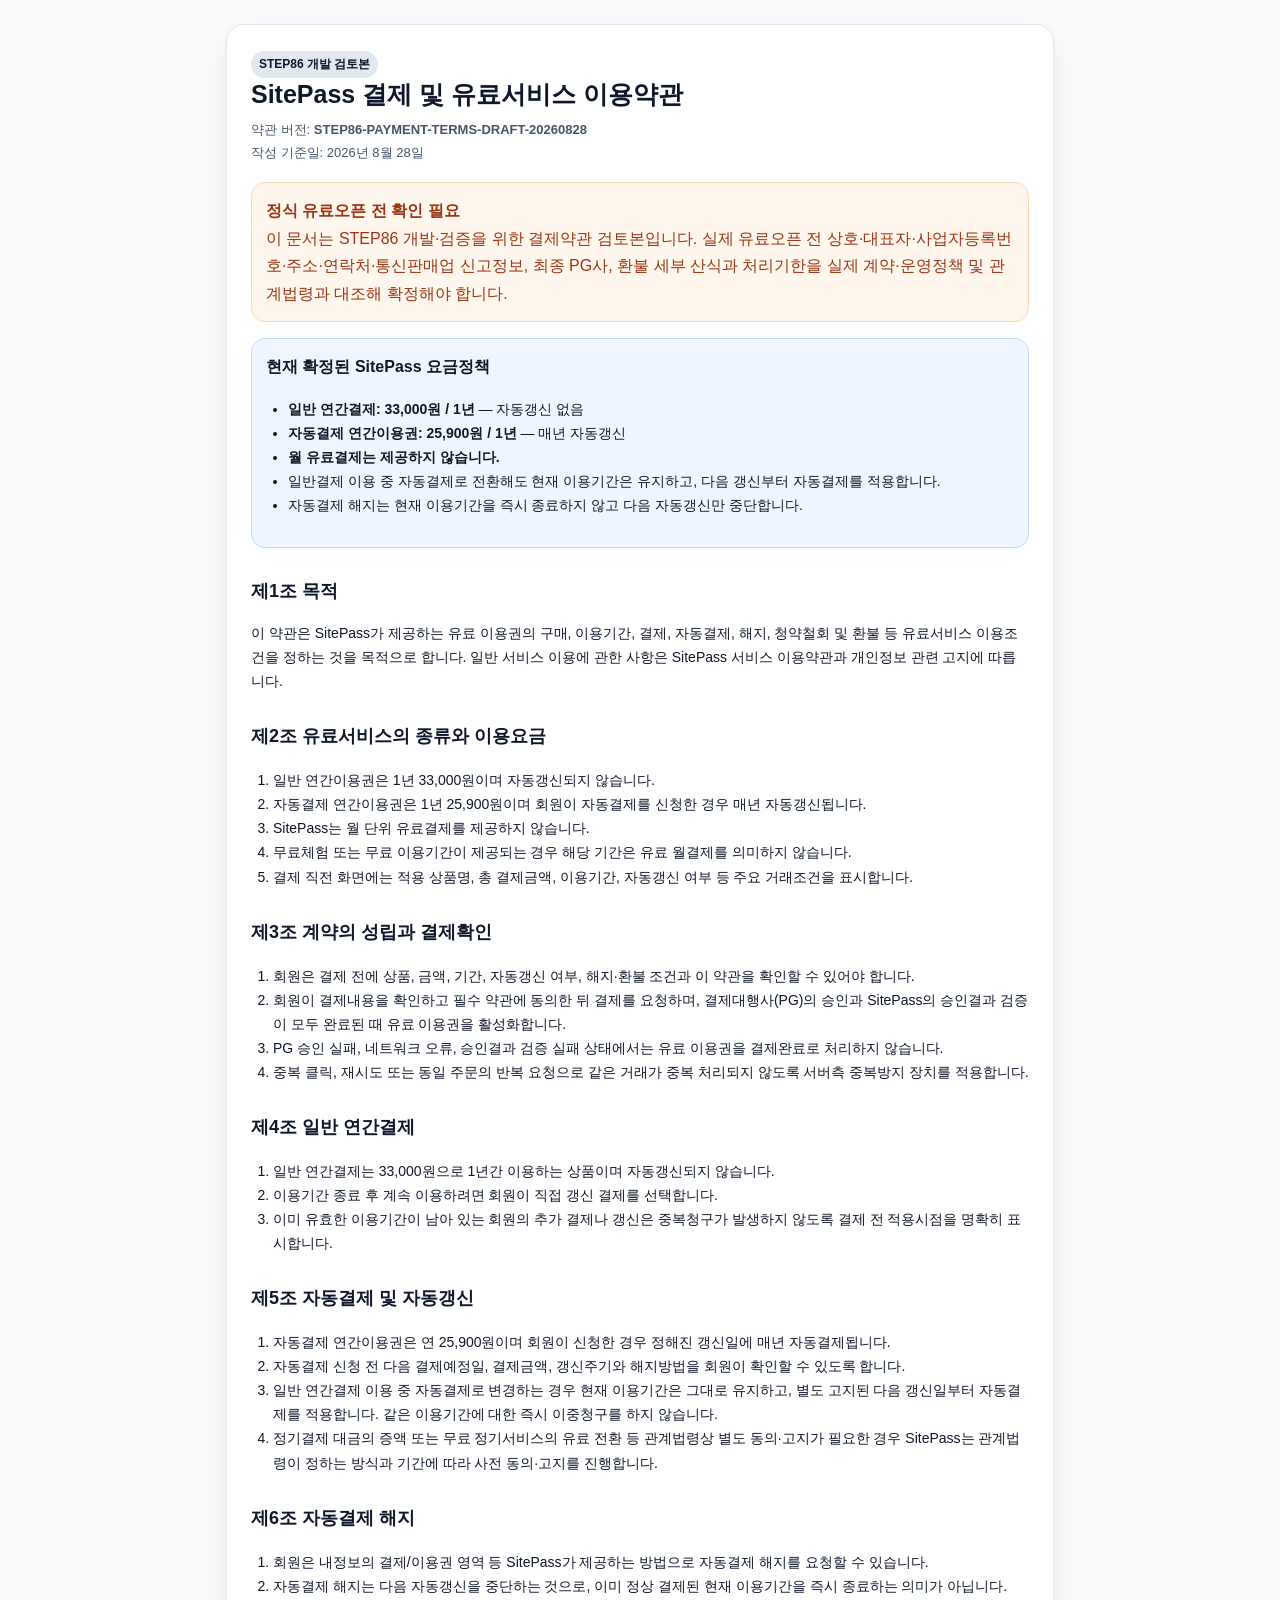
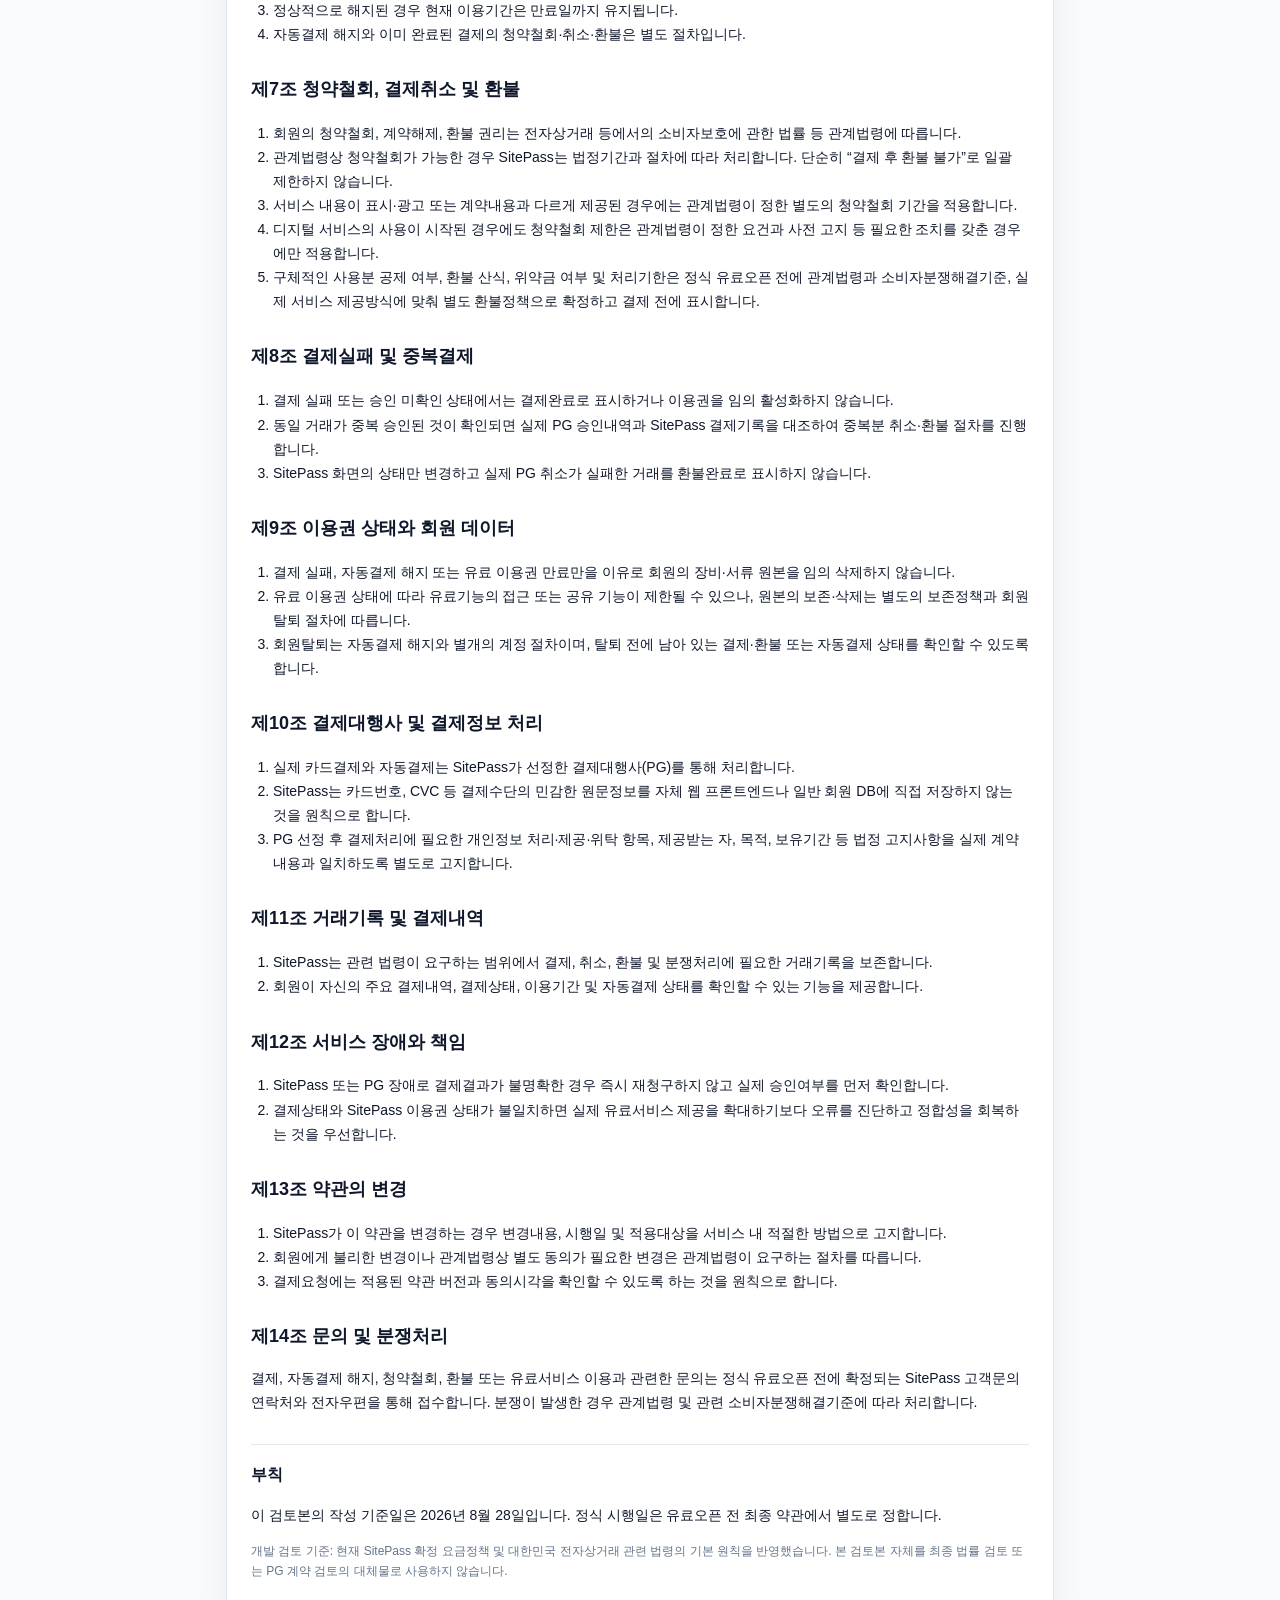
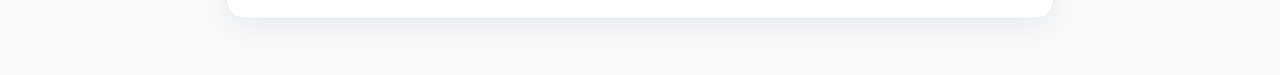
<file: terms/payment-service.html>
<!doctype html>
<html lang="ko">
<head>
  <meta charset="utf-8" />
  <meta name="viewport" content="width=device-width,initial-scale=1" />
  <title>SitePass 결제 및 유료서비스 이용약관</title>
  <style>
    :root{color-scheme:light}
    *{box-sizing:border-box}
    body{margin:0;background:#f8fafc;color:#0f172a;font-family:-apple-system,BlinkMacSystemFont,"Segoe UI","Noto Sans KR",Arial,sans-serif;line-height:1.72}
    main{width:min(860px,100%);margin:0 auto;padding:24px 16px 56px}
    .sheet{background:#fff;border:1px solid #e2e8f0;border-radius:18px;padding:24px;box-shadow:0 10px 30px rgba(15,23,42,.06)}
    h1{font-size:25px;line-height:1.35;margin:0 0 8px}
    h2{font-size:18px;margin:28px 0 8px}
    h3{font-size:15px;margin:18px 0 6px}
    p,li{font-size:14px}
    ul,ol{padding-left:22px}
    .meta{font-size:13px;color:#475569;margin-bottom:18px}
    .warn{background:#fff7ed;border:1px solid #fed7aa;color:#9a3412;border-radius:14px;padding:14px;margin:16px 0}
    .summary{background:#eff6ff;border:1px solid #bfdbfe;border-radius:14px;padding:14px}
    .price{font-weight:800}
    .small{font-size:12px;color:#64748b}
    .footer{margin-top:30px;border-top:1px solid #e2e8f0;padding-top:16px}
    .tag{display:inline-block;padding:3px 8px;border-radius:999px;background:#e2e8f0;font-size:12px;font-weight:700}
  </style>
</head>
<body>
<main>
  <article class="sheet">
    <span class="tag">STEP86 개발 검토본</span>
    <h1>SitePass 결제 및 유료서비스 이용약관</h1>
    <div class="meta">
      약관 버전: <b>STEP86-PAYMENT-TERMS-DRAFT-20260828</b><br>
      작성 기준일: 2026년 8월 28일
    </div>

    <div class="warn">
      <b>정식 유료오픈 전 확인 필요</b><br>
      이 문서는 STEP86 개발·검증을 위한 결제약관 검토본입니다.
      실제 유료오픈 전 상호·대표자·사업자등록번호·주소·연락처·통신판매업 신고정보,
      최종 PG사, 환불 세부 산식과 처리기한을 실제 계약·운영정책 및 관계법령과 대조해 확정해야 합니다.
    </div>

    <div class="summary">
      <b>현재 확정된 SitePass 요금정책</b>
      <ul>
        <li><span class="price">일반 연간결제: 33,000원 / 1년</span> — 자동갱신 없음</li>
        <li><span class="price">자동결제 연간이용권: 25,900원 / 1년</span> — 매년 자동갱신</li>
        <li><b>월 유료결제는 제공하지 않습니다.</b></li>
        <li>일반결제 이용 중 자동결제로 전환해도 현재 이용기간은 유지하고, 다음 갱신부터 자동결제를 적용합니다.</li>
        <li>자동결제 해지는 현재 이용기간을 즉시 종료하지 않고 다음 자동갱신만 중단합니다.</li>
      </ul>
    </div>

    <h2>제1조 목적</h2>
    <p>
      이 약관은 SitePass가 제공하는 유료 이용권의 구매, 이용기간, 결제, 자동결제,
      해지, 청약철회 및 환불 등 유료서비스 이용조건을 정하는 것을 목적으로 합니다.
      일반 서비스 이용에 관한 사항은 SitePass 서비스 이용약관과 개인정보 관련 고지에 따릅니다.
    </p>

    <h2>제2조 유료서비스의 종류와 이용요금</h2>
    <ol>
      <li>일반 연간이용권은 1년 33,000원이며 자동갱신되지 않습니다.</li>
      <li>자동결제 연간이용권은 1년 25,900원이며 회원이 자동결제를 신청한 경우 매년 자동갱신됩니다.</li>
      <li>SitePass는 월 단위 유료결제를 제공하지 않습니다.</li>
      <li>무료체험 또는 무료 이용기간이 제공되는 경우 해당 기간은 유료 월결제를 의미하지 않습니다.</li>
      <li>결제 직전 화면에는 적용 상품명, 총 결제금액, 이용기간, 자동갱신 여부 등 주요 거래조건을 표시합니다.</li>
    </ol>

    <h2>제3조 계약의 성립과 결제확인</h2>
    <ol>
      <li>회원은 결제 전에 상품, 금액, 기간, 자동갱신 여부, 해지·환불 조건과 이 약관을 확인할 수 있어야 합니다.</li>
      <li>회원이 결제내용을 확인하고 필수 약관에 동의한 뒤 결제를 요청하며, 결제대행사(PG)의 승인과 SitePass의 승인결과 검증이 모두 완료된 때 유료 이용권을 활성화합니다.</li>
      <li>PG 승인 실패, 네트워크 오류, 승인결과 검증 실패 상태에서는 유료 이용권을 결제완료로 처리하지 않습니다.</li>
      <li>중복 클릭, 재시도 또는 동일 주문의 반복 요청으로 같은 거래가 중복 처리되지 않도록 서버측 중복방지 장치를 적용합니다.</li>
    </ol>

    <h2>제4조 일반 연간결제</h2>
    <ol>
      <li>일반 연간결제는 33,000원으로 1년간 이용하는 상품이며 자동갱신되지 않습니다.</li>
      <li>이용기간 종료 후 계속 이용하려면 회원이 직접 갱신 결제를 선택합니다.</li>
      <li>이미 유효한 이용기간이 남아 있는 회원의 추가 결제나 갱신은 중복청구가 발생하지 않도록 결제 전 적용시점을 명확히 표시합니다.</li>
    </ol>

    <h2>제5조 자동결제 및 자동갱신</h2>
    <ol>
      <li>자동결제 연간이용권은 연 25,900원이며 회원이 신청한 경우 정해진 갱신일에 매년 자동결제됩니다.</li>
      <li>자동결제 신청 전 다음 결제예정일, 결제금액, 갱신주기와 해지방법을 회원이 확인할 수 있도록 합니다.</li>
      <li>일반 연간결제 이용 중 자동결제로 변경하는 경우 현재 이용기간은 그대로 유지하고, 별도 고지된 다음 갱신일부터 자동결제를 적용합니다. 같은 이용기간에 대한 즉시 이중청구를 하지 않습니다.</li>
      <li>정기결제 대금의 증액 또는 무료 정기서비스의 유료 전환 등 관계법령상 별도 동의·고지가 필요한 경우 SitePass는 관계법령이 정하는 방식과 기간에 따라 사전 동의·고지를 진행합니다.</li>
    </ol>

    <h2>제6조 자동결제 해지</h2>
    <ol>
      <li>회원은 내정보의 결제/이용권 영역 등 SitePass가 제공하는 방법으로 자동결제 해지를 요청할 수 있습니다.</li>
      <li>자동결제 해지는 다음 자동갱신을 중단하는 것으로, 이미 정상 결제된 현재 이용기간을 즉시 종료하는 의미가 아닙니다.</li>
      <li>정상적으로 해지된 경우 현재 이용기간은 만료일까지 유지됩니다.</li>
      <li>자동결제 해지와 이미 완료된 결제의 청약철회·취소·환불은 별도 절차입니다.</li>
    </ol>

    <h2>제7조 청약철회, 결제취소 및 환불</h2>
    <ol>
      <li>회원의 청약철회, 계약해제, 환불 권리는 전자상거래 등에서의 소비자보호에 관한 법률 등 관계법령에 따릅니다.</li>
      <li>관계법령상 청약철회가 가능한 경우 SitePass는 법정기간과 절차에 따라 처리합니다. 단순히 “결제 후 환불 불가”로 일괄 제한하지 않습니다.</li>
      <li>서비스 내용이 표시·광고 또는 계약내용과 다르게 제공된 경우에는 관계법령이 정한 별도의 청약철회 기간을 적용합니다.</li>
      <li>디지털 서비스의 사용이 시작된 경우에도 청약철회 제한은 관계법령이 정한 요건과 사전 고지 등 필요한 조치를 갖춘 경우에만 적용합니다.</li>
      <li>구체적인 사용분 공제 여부, 환불 산식, 위약금 여부 및 처리기한은 정식 유료오픈 전에 관계법령과 소비자분쟁해결기준, 실제 서비스 제공방식에 맞춰 별도 환불정책으로 확정하고 결제 전에 표시합니다.</li>
    </ol>

    <h2>제8조 결제실패 및 중복결제</h2>
    <ol>
      <li>결제 실패 또는 승인 미확인 상태에서는 결제완료로 표시하거나 이용권을 임의 활성화하지 않습니다.</li>
      <li>동일 거래가 중복 승인된 것이 확인되면 실제 PG 승인내역과 SitePass 결제기록을 대조하여 중복분 취소·환불 절차를 진행합니다.</li>
      <li>SitePass 화면의 상태만 변경하고 실제 PG 취소가 실패한 거래를 환불완료로 표시하지 않습니다.</li>
    </ol>

    <h2>제9조 이용권 상태와 회원 데이터</h2>
    <ol>
      <li>결제 실패, 자동결제 해지 또는 유료 이용권 만료만을 이유로 회원의 장비·서류 원본을 임의 삭제하지 않습니다.</li>
      <li>유료 이용권 상태에 따라 유료기능의 접근 또는 공유 기능이 제한될 수 있으나, 원본의 보존·삭제는 별도의 보존정책과 회원탈퇴 절차에 따릅니다.</li>
      <li>회원탈퇴는 자동결제 해지와 별개의 계정 절차이며, 탈퇴 전에 남아 있는 결제·환불 또는 자동결제 상태를 확인할 수 있도록 합니다.</li>
    </ol>

    <h2>제10조 결제대행사 및 결제정보 처리</h2>
    <ol>
      <li>실제 카드결제와 자동결제는 SitePass가 선정한 결제대행사(PG)를 통해 처리합니다.</li>
      <li>SitePass는 카드번호, CVC 등 결제수단의 민감한 원문정보를 자체 웹 프론트엔드나 일반 회원 DB에 직접 저장하지 않는 것을 원칙으로 합니다.</li>
      <li>PG 선정 후 결제처리에 필요한 개인정보 처리·제공·위탁 항목, 제공받는 자, 목적, 보유기간 등 법정 고지사항을 실제 계약내용과 일치하도록 별도로 고지합니다.</li>
    </ol>

    <h2>제11조 거래기록 및 결제내역</h2>
    <ol>
      <li>SitePass는 관련 법령이 요구하는 범위에서 결제, 취소, 환불 및 분쟁처리에 필요한 거래기록을 보존합니다.</li>
      <li>회원이 자신의 주요 결제내역, 결제상태, 이용기간 및 자동결제 상태를 확인할 수 있는 기능을 제공합니다.</li>
    </ol>

    <h2>제12조 서비스 장애와 책임</h2>
    <ol>
      <li>SitePass 또는 PG 장애로 결제결과가 불명확한 경우 즉시 재청구하지 않고 실제 승인여부를 먼저 확인합니다.</li>
      <li>결제상태와 SitePass 이용권 상태가 불일치하면 실제 유료서비스 제공을 확대하기보다 오류를 진단하고 정합성을 회복하는 것을 우선합니다.</li>
    </ol>

    <h2>제13조 약관의 변경</h2>
    <ol>
      <li>SitePass가 이 약관을 변경하는 경우 변경내용, 시행일 및 적용대상을 서비스 내 적절한 방법으로 고지합니다.</li>
      <li>회원에게 불리한 변경이나 관계법령상 별도 동의가 필요한 변경은 관계법령이 요구하는 절차를 따릅니다.</li>
      <li>결제요청에는 적용된 약관 버전과 동의시각을 확인할 수 있도록 하는 것을 원칙으로 합니다.</li>
    </ol>

    <h2>제14조 문의 및 분쟁처리</h2>
    <p>
      결제, 자동결제 해지, 청약철회, 환불 또는 유료서비스 이용과 관련한 문의는
      정식 유료오픈 전에 확정되는 SitePass 고객문의 연락처와 전자우편을 통해 접수합니다.
      분쟁이 발생한 경우 관계법령 및 관련 소비자분쟁해결기준에 따라 처리합니다.
    </p>

    <div class="footer">
      <b>부칙</b>
      <p>이 검토본의 작성 기준일은 2026년 8월 28일입니다. 정식 시행일은 유료오픈 전 최종 약관에서 별도로 정합니다.</p>
      <p class="small">
        개발 검토 기준: 현재 SitePass 확정 요금정책 및 대한민국 전자상거래 관련 법령의 기본 원칙을 반영했습니다.
        본 검토본 자체를 최종 법률 검토 또는 PG 계약 검토의 대체물로 사용하지 않습니다.
      </p>
    </div>
  </article>
</main>
</body>
</html>
</file>
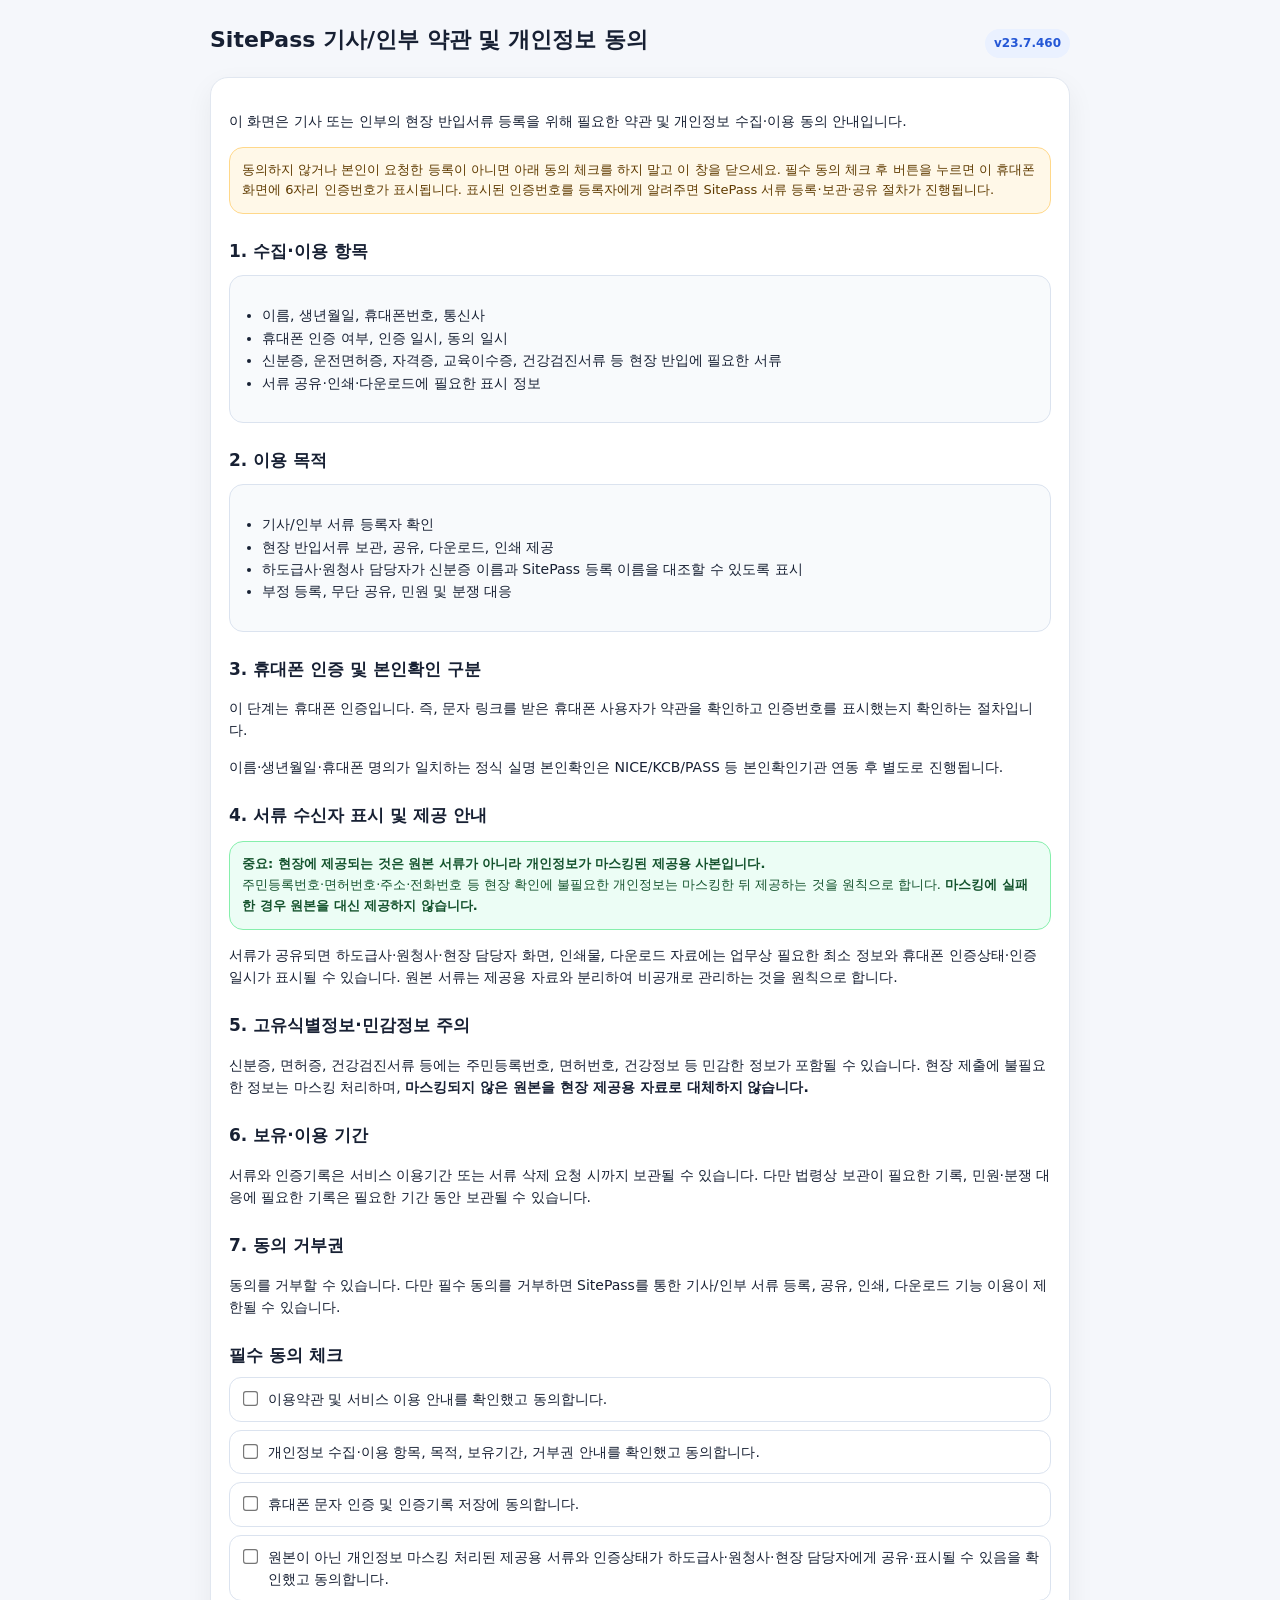
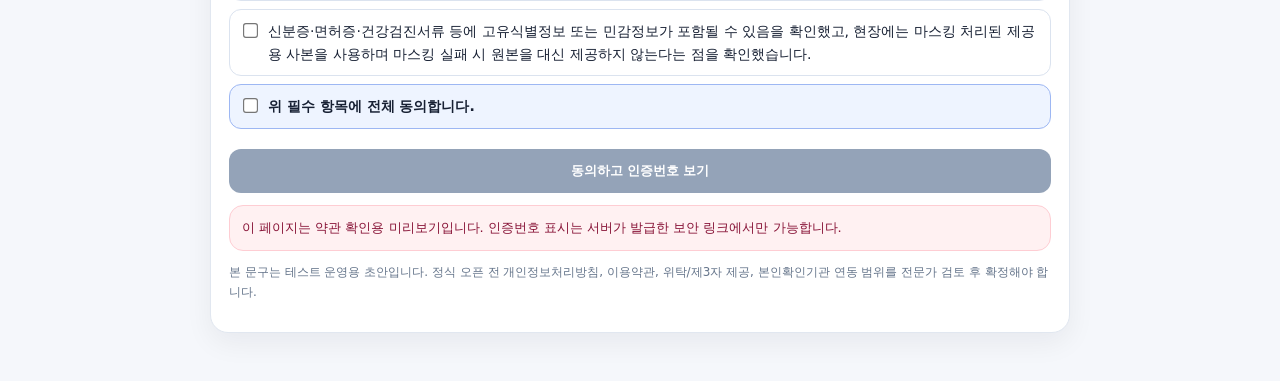
<file: terms/person-consent.html>
<!doctype html>
<html lang="ko">
<head>
  <meta charset="utf-8" />
  <meta name="viewport" content="width=device-width, initial-scale=1" />
  <title>SitePass 기사/인부 약관 및 개인정보 동의</title>
  <style>
    body{font-family:system-ui,-apple-system,BlinkMacSystemFont,"Segoe UI",sans-serif;margin:0;background:#f5f7fb;color:#172033;line-height:1.6}
    main{max-width:860px;margin:0 auto;padding:22px 16px 48px}
    .card{background:#fff;border:1px solid #e1e7f0;border-radius:18px;padding:18px;box-shadow:0 10px 28px rgba(15,23,42,.06)}
    h1{font-size:22px;margin:0 0 8px} h2{font-size:17px;margin:24px 0 8px} p,li{font-size:14px} ul{padding-left:20px}
    .notice{background:#fff8e8;border:1px solid #ffd88a;border-radius:14px;padding:12px;margin:12px 0;color:#5f3b00;font-size:13px}
    .safe{background:#ecfdf5;border:1px solid #86efac;color:#14532d;border-radius:14px;padding:12px;margin:12px 0;font-size:13px}
    .danger{background:#fff1f2;border:1px solid #fecdd3;color:#881337;border-radius:14px;padding:12px;margin:12px 0;font-size:13px}
    .box{background:#f8fafc;border:1px solid #dbe3ef;border-radius:14px;padding:12px;margin:10px 0}
    .small{font-size:12px;color:#65758b}.top{display:flex;justify-content:space-between;gap:12px;align-items:center;margin-bottom:12px}.badge{font-size:12px;background:#eaf1ff;color:#2457d6;border-radius:999px;padding:5px 9px;font-weight:700}
    label{display:flex;gap:8px;align-items:flex-start;background:#fff;border:1px solid #dbe3ef;border-radius:12px;padding:10px;margin:8px 0;font-size:14px}.all-consent{background:#eef4ff;border-color:#9db7f3;font-weight:800}
    input[type="checkbox"]{margin-top:4px;transform:scale(1.15)}
    button{width:100%;border:0;border-radius:12px;padding:13px 14px;font-weight:800;background:#2457d6;color:#fff;margin-top:12px;cursor:pointer}
    button:disabled{background:#94a3b8;cursor:not-allowed}
    .code{font-size:38px;letter-spacing:8px;text-align:center;font-weight:900;background:#eff6ff;border:2px dashed #2457d6;border-radius:18px;padding:18px;margin:14px 0;color:#1d4ed8}
    .hidden{display:none!important}
  </style>
</head>
<body>
<main>
  <div class="top"><h1>SitePass 기사/인부 약관 및 개인정보 동의</h1><span class="badge">v23.7.460</span></div>
  <section class="card">
    <p>이 화면은 기사 또는 인부의 현장 반입서류 등록을 위해 필요한 약관 및 개인정보 수집·이용 동의 안내입니다.</p>
    <div class="notice">
      동의하지 않거나 본인이 요청한 등록이 아니면 아래 동의 체크를 하지 말고 이 창을 닫으세요. 필수 동의 체크 후 버튼을 누르면 이 휴대폰 화면에 6자리 인증번호가 표시됩니다. 표시된 인증번호를 등록자에게 알려주면 SitePass 서류 등록·보관·공유 절차가 진행됩니다.
    </div>

    <h2>1. 수집·이용 항목</h2>
    <div class="box">
      <ul>
        <li>이름, 생년월일, 휴대폰번호, 통신사</li>
        <li>휴대폰 인증 여부, 인증 일시, 동의 일시</li>
        <li>신분증, 운전면허증, 자격증, 교육이수증, 건강검진서류 등 현장 반입에 필요한 서류</li>
        <li>서류 공유·인쇄·다운로드에 필요한 표시 정보</li>
      </ul>
    </div>

    <h2>2. 이용 목적</h2>
    <div class="box">
      <ul>
        <li>기사/인부 서류 등록자 확인</li>
        <li>현장 반입서류 보관, 공유, 다운로드, 인쇄 제공</li>
        <li>하도급사·원청사 담당자가 신분증 이름과 SitePass 등록 이름을 대조할 수 있도록 표시</li>
        <li>부정 등록, 무단 공유, 민원 및 분쟁 대응</li>
      </ul>
    </div>

    <h2>3. 휴대폰 인증 및 본인확인 구분</h2>
    <p>이 단계는 휴대폰 인증입니다. 즉, 문자 링크를 받은 휴대폰 사용자가 약관을 확인하고 인증번호를 표시했는지 확인하는 절차입니다.</p>
    <p>이름·생년월일·휴대폰 명의가 일치하는 정식 실명 본인확인은 NICE/KCB/PASS 등 본인확인기관 연동 후 별도로 진행됩니다.</p>

    <h2>4. 서류 수신자 표시 및 제공 안내</h2>
    <div class="safe">
      <b>중요: 현장에 제공되는 것은 원본 서류가 아니라 개인정보가 마스킹된 제공용 사본입니다.</b><br>
      주민등록번호·면허번호·주소·전화번호 등 현장 확인에 불필요한 개인정보는 마스킹한 뒤 제공하는 것을 원칙으로 합니다.
      <b>마스킹에 실패한 경우 원본을 대신 제공하지 않습니다.</b>
    </div>
    <p>서류가 공유되면 하도급사·원청사·현장 담당자 화면, 인쇄물, 다운로드 자료에는 업무상 필요한 최소 정보와 휴대폰 인증상태·인증일시가 표시될 수 있습니다. 원본 서류는 제공용 자료와 분리하여 비공개로 관리하는 것을 원칙으로 합니다.</p>

    <h2>5. 고유식별정보·민감정보 주의</h2>
    <p>신분증, 면허증, 건강검진서류 등에는 주민등록번호, 면허번호, 건강정보 등 민감한 정보가 포함될 수 있습니다. 현장 제출에 불필요한 정보는 마스킹 처리하며, <b>마스킹되지 않은 원본을 현장 제공용 자료로 대체하지 않습니다.</b></p>

    <h2>6. 보유·이용 기간</h2>
    <p>서류와 인증기록은 서비스 이용기간 또는 서류 삭제 요청 시까지 보관될 수 있습니다. 다만 법령상 보관이 필요한 기록, 민원·분쟁 대응에 필요한 기록은 필요한 기간 동안 보관될 수 있습니다.</p>

    <h2>7. 동의 거부권</h2>
    <p>동의를 거부할 수 있습니다. 다만 필수 동의를 거부하면 SitePass를 통한 기사/인부 서류 등록, 공유, 인쇄, 다운로드 기능 이용이 제한될 수 있습니다.</p>

    <h2>필수 동의 체크</h2>
    <div id="spConsentArea">
      <label><input type="checkbox" data-required-consent="terms"> <span>이용약관 및 서비스 이용 안내를 확인했고 동의합니다.</span></label>
      <label><input type="checkbox" data-required-consent="privacy"> <span>개인정보 수집·이용 항목, 목적, 보유기간, 거부권 안내를 확인했고 동의합니다.</span></label>
      <label><input type="checkbox" data-required-consent="sms"> <span>휴대폰 문자 인증 및 인증기록 저장에 동의합니다.</span></label>
      <label><input type="checkbox" data-required-consent="share"> <span>원본이 아닌 개인정보 마스킹 처리된 제공용 서류와 인증상태가 하도급사·원청사·현장 담당자에게 공유·표시될 수 있음을 확인했고 동의합니다.</span></label>
      <label><input type="checkbox" data-required-consent="sensitive"> <span>신분증·면허증·건강검진서류 등에 고유식별정보 또는 민감정보가 포함될 수 있음을 확인했고, 현장에는 마스킹 처리된 제공용 사본을 사용하며 마스킹 실패 시 원본을 대신 제공하지 않는다는 점을 확인했습니다.</span></label>
      <label class="all-consent"><input type="checkbox" id="spConsentAll"> <span>위 필수 항목에 전체 동의합니다.</span></label>
      <button id="spRevealCodeButton" type="button" disabled>동의하고 인증번호 보기</button>
    </div>

    <div id="spConsentResult" class="hidden"></div>

    <p class="small">본 문구는 테스트 운영용 초안입니다. 정식 오픈 전 개인정보처리방침, 이용약관, 위탁/제3자 제공, 본인확인기관 연동 범위를 전문가 검토 후 확정해야 합니다.</p>
  </section>
</main>
<script src="../assets/js/config.js?step=90-v732r1a-safe-init"></script>
<script src="../assets/js/sitepass-v23-7-351-sens-integration.js?v=23.7.463"></script>
<script>
(function(){
  const params = new URLSearchParams(location.search);
  const verificationId = params.get('vid') || params.get('verificationId') || '';
  const consentToken = params.get('token') || params.get('consentToken') || '';
  const consentSubjectCode = params.get('code') || params.get('subjectId') || '';
  const role = params.get('role') || '';
  const btn = document.getElementById('spRevealCodeButton');
  const result = document.getElementById('spConsentResult');
  const checks = Array.from(document.querySelectorAll('[data-required-consent]'));
  const allCheck = document.getElementById('spConsentAll');
  const hasSecureRevealLink = !!(verificationId && consentToken);

  function allChecked(){ return checks.every(function(el){ return el.checked; }); }

  function refresh(){
    const checkedCount = checks.filter(function(el){ return el.checked; }).length;
    if (allCheck) {
      allCheck.checked = checkedCount === checks.length;
      allCheck.indeterminate = checkedCount > 0 && checkedCount < checks.length;
    }
    btn.disabled = !hasSecureRevealLink || !allChecked();
  }

  function setInfo(){
    if (hasSecureRevealLink) {
      result.className = 'notice';
      result.textContent = '필수 동의 항목을 체크한 뒤 인증번호 보기를 누르면 인증번호가 표시됩니다.';
      return;
    }
    result.className = 'danger';
    result.textContent = '이 페이지는 약관 확인용 미리보기입니다. 인증번호 표시는 서버가 발급한 보안 링크에서만 가능합니다.';
  }

  function showCode(code, extraText){
    result.className = 'safe';
    result.innerHTML = '<b>동의가 확인되었습니다.</b><br>아래 인증번호를 등록자에게 알려주세요. 인증번호는 5분 안에 입력해주세요.' +
      '<div class="code">' + String(code || '').replace(/[^0-9]/g,'') + '</div>' +
      '<div class="small">' + (extraText || '기사/인부 등록 화면에 이 번호를 입력하면 서류 업로드가 열립니다.') + '</div>';
    const area = document.getElementById('spConsentArea');
    if (area) area.classList.add('hidden');
  }

  if (allCheck) {
    allCheck.addEventListener('change', function(){
      checks.forEach(function(el){ el.checked = allCheck.checked; });
      refresh();
    });
  }
  checks.forEach(function(el){ el.addEventListener('change', refresh); });
  setInfo();
  refresh();

  btn.addEventListener('click', async function(){
    if (!allChecked()) { alert('필수 동의 항목을 모두 체크해야 합니다.'); return; }
    if (!hasSecureRevealLink) { alert('보안 인증 링크 정보가 없습니다. 등록자에게 인증문자를 다시 보내달라고 요청해주세요.'); return; }

    const sens = window.SitePassSens351;
    btn.disabled = true;
    btn.textContent = '동의 기록 저장 중...';
    result.className = 'notice';
    result.textContent = '동의 기록을 확인하고 인증번호를 준비하고 있습니다.';

    if (!sens || !sens.revealPhoneCode) {
      alert('인증 모듈을 불러오지 못했습니다. 새로고침 후 다시 시도해주세요.');
      btn.disabled = false;
      btn.textContent = '동의하고 인증번호 보기';
      return;
    }

    try {
      const data = await sens.revealPhoneCode({
        verificationId,
        consentToken,
        termsAgreed: true,
        privacyAgreed: true,
        smsAgreed: true,
        documentShareAgreed: true,
        sensitiveInfoAgreed: true,
        termsVersion: 'v23.7.460'
      });
      const code = String(data.code || '').replace(/[^0-9]/g,'');
      if (!code) {
        throw new Error('서버 인증번호가 비어 있습니다.');
      }
      showCode(code, '끝 4자리: ' + (data.phoneLast4 || '') + ' / 만료: ' + (data.expiresAt ? new Date(data.expiresAt).toLocaleString('ko-KR') : '5분 이내'));
    } catch (err) {
      console.error(err);
      result.className = 'danger';
      result.textContent = '처리 실패: ' + (sens && sens.koreanError ? sens.koreanError(err) : (err.message || err));
      btn.disabled = false;
      btn.textContent = '동의하고 인증번호 보기';
    }
  });
})();
</script>
</body>
</html>
</file>
